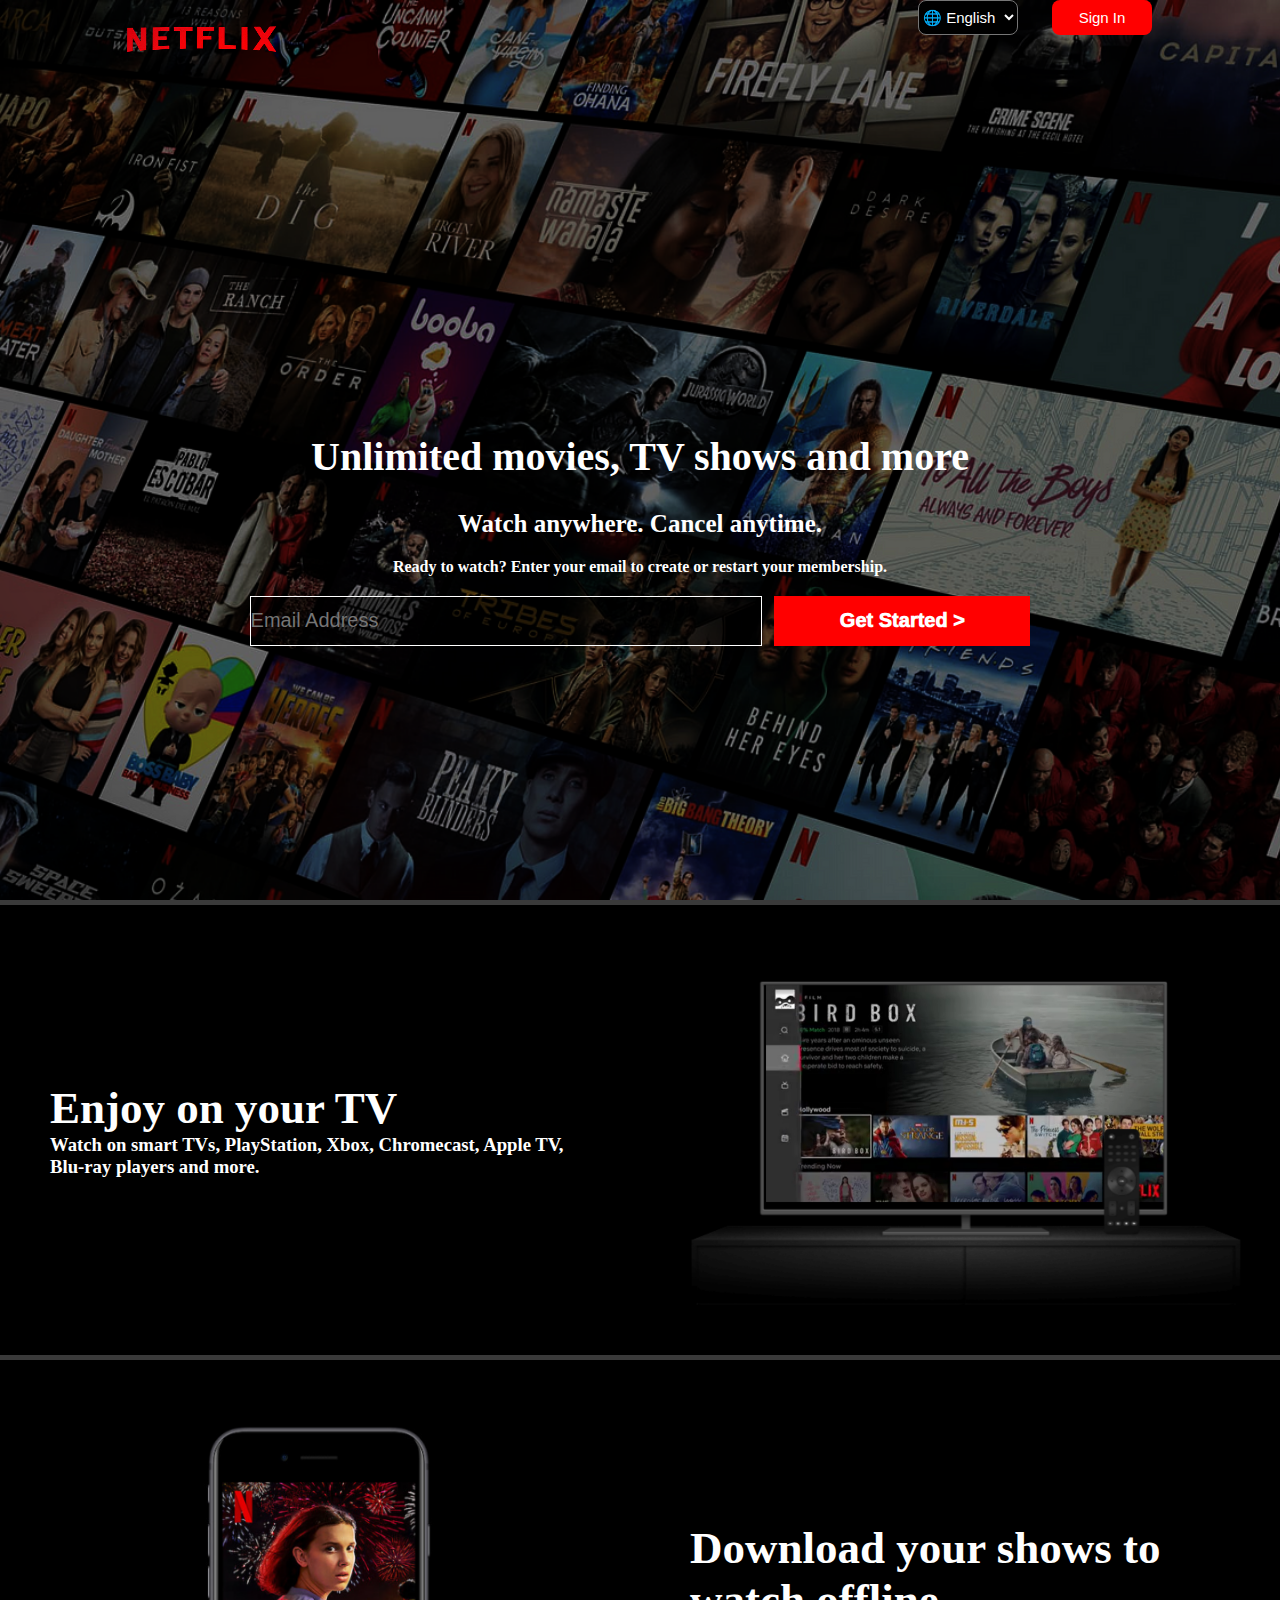
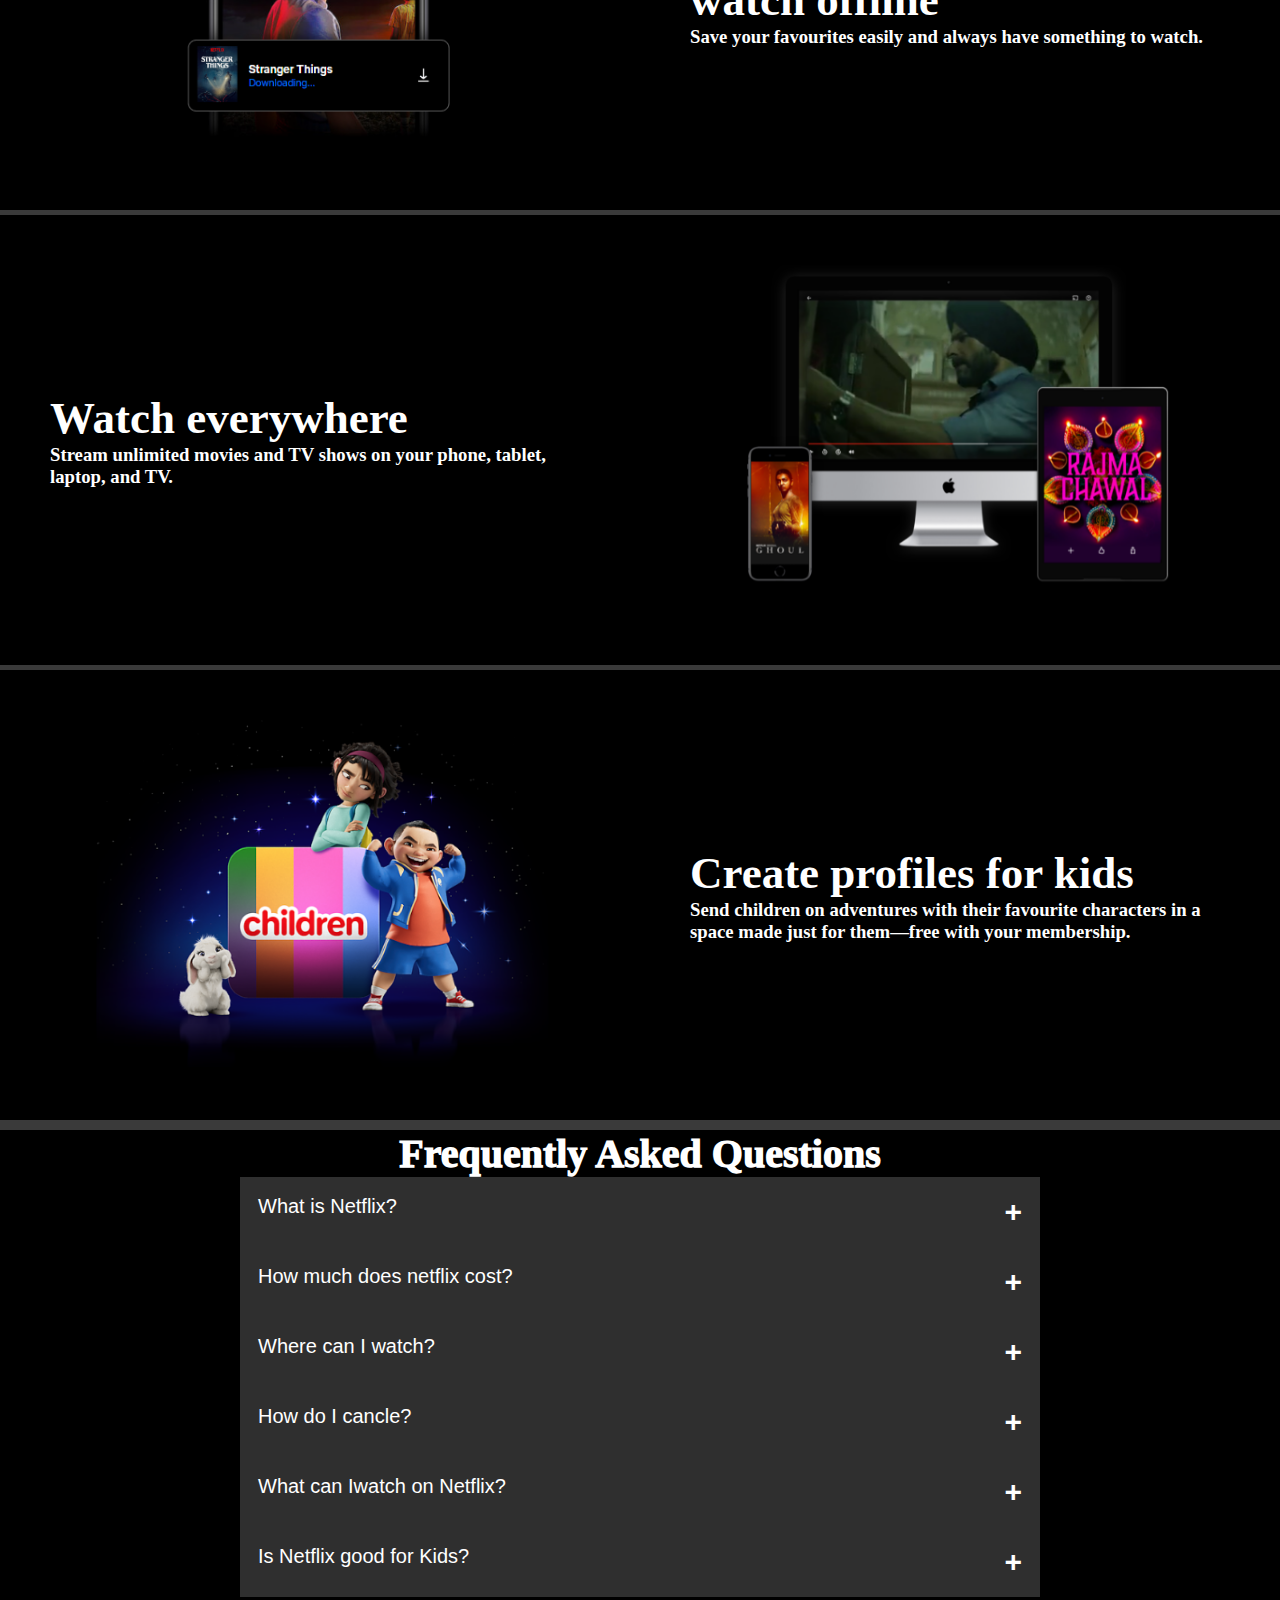
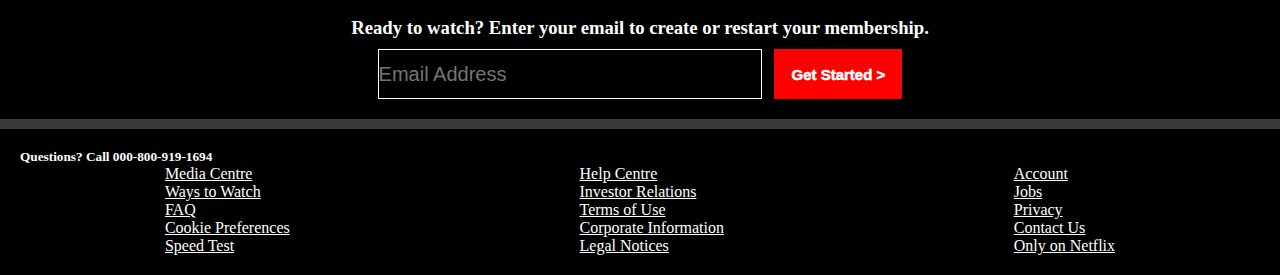
<file: Netflix/index.html>
<!DOCTYPE html>
<html lang="en">

<head>
    <meta charset="UTF-8">
    <meta name="viewport" content="width=device-width, initial-scale=1.0">
    <title>Netflix</title>
    <link rel="stylesheet" href="style.css">

    <link href="https://cdn.jsdelivr.net/npm/bootstrap@5.3.0/dist/css/bootstrap.min.css" rel="stylesheet" integrity="sha384-9ndCyUaIbzAi2FUVXJi0CjmCapSmO7SnpJef0486qhLnuZ2cdeRhO02iuK6FUUVM" crossorigin="anonymous">
    <script src="https://cdn.jsdelivr.net/npm/bootstrap@5.3.0/dist/js/bootstrap.bundle.min.js" integrity="sha384-geWF76RCwLtnZ8qwWowPQNguL3RmwHVBC9FhGdlKrxdiJJigb/j/68SIy3Te4Bkz" crossorigin="anonymous"></script>
    <script src="https://cdn.jsdelivr.net/npm/bootstrap@5.3.0/dist/js/bootstrap.min.js" integrity="sha384-fbbOQedDUMZZ5KreZpsbe1LCZPVmfTnH7ois6mU1QK+m14rQ1l2bGBq41eYeM/fS" crossorigin="anonymous"></script>
</head>

<body>
    <div class="front">
        <div class="navbar">
            <div class="left">
                <img src="./photos/neflixlogo-removebg-preview.png" alt="">
            </div>
            <div class="right">
                <select name="Language" id="language">
                    <option>🌐 English</option>
                    <option>English</option>
                </select>
                <button class="button">Sign In</button>
            </div>
        </div>
        <div class="front_title">
            <h1>Unlimited movies, TV shows and more</h1>
            <h3>Watch anywhere. Cancel anytime.</h3>
            <h4>Ready to watch? Enter your email to create or restart your membership.</h4>
            <div><input type="text" class="" placeholder="Email Address"><button>Get Started > </button></div>
        </div>
    </div>

    <!-- Seconde part -->
    <div class="second">
        <div class="text2">
            <h1>Enjoy on your TV</h1>
            <h3>Watch on smart TVs, PlayStation, Xbox, Chromecast, Apple TV, Blu-ray players and more.</h3>
        </div>
        <div>
            <img src="./photos/p1.png" alt="image">
        </div>
    </div>

    <!-- third part -->
    <div class="second">
        <div>
            <img src="./photos/p2.png" alt="image">
        </div>
        <div class="text2">
            <h1>Download your shows to watch offline</h1>
            <h3>Save your favourites easily and always have something to watch.</h3>
        </div>

    </div>

    <!-- fourth part -->
    <div class="second">
        <div class="text2">
            <h1>Watch everywhere</h1>
            <h3>Stream unlimited movies and TV shows on your phone, tablet, laptop, and TV.</h3>
        </div>
        <div>
            <img src="./photos/p3.png" alt="image">
        </div>
    </div>

    <!-- fifth part -->
    <div class="second">
        <div>
            <img src="./photos/p4.png" alt="image">
        </div>
        <div class="text2">
            <h1>Create profiles for kids</h1>
            <h3>Send children on adventures with their favourite characters in a space made just for them—free with your
                membership.</h3>
        </div>
    </div>

    <div class="FAQ">
        <h1>Frequently Asked Questions</h1>

        <div class="list">
            <!-- <h2 class="btn"><p>What is Netflix?</p><span>+</span></h2> -->
            <button class="accordion"><span>What is Netflix?</span> <span><h2>+</h2></span></button>
            <div class="panel">
                <p>Netflix is a streaming service that offers a wide variety of award-winning TV shows, movies, anime, documentaries and more – on thousands of internet-connected devices.

                    You can watch as much as you want, whenever you want, without a single ad – all for one low monthly price. There's always something new to discover, and new TV shows and movies are added every week!</p>
            </div><button class="accordion"><span>How much does netflix cost?</span> <span><h2>+</h2></span></button>
            <div class="panel">
                <p>Watch Netflix on your smartphone, tablet, Smart TV, laptop, or streaming device, all for one fixed monthly fee. Plans range from ₹ 149 to ₹ 649 a month. No extra costs, no contracts.</p>
            </div>
            <button class="accordion"><span>Where can I watch?</span> <span><h2>+</h2></span></button>
            <div class="panel">
                <p>Watch anywhere, anytime. Sign in with your Netflix account to watch instantly on the web at netflix.com from your personal computer or on any internet-connected device that offers the Netflix app, including smart TVs, smartphones, tablets, streaming media players and game consoles.

                    You can also download your favourite shows with the iOS, Android, or Windows 10 app. Use downloads to watch while you're on the go and without an internet connection. Take Netflix with you anywhere.</p>
            </div>
            <button class="accordion"><span>How do I cancle?</span> <span><h2>+</h2></span></button>
            <div class="panel">
                <p>Netflix is flexible. There are no annoying contracts and no commitments. You can easily cancel your account online in two clicks. There are no cancellation fees – start or stop your account anytime.</p>
            </div>
            <button class="accordion"><span>What can Iwatch on Netflix?</span> <span><h2>+</h2></span></button>
            <div class="panel">
                <p>Netflix has an extensive library of feature films, documentaries, TV shows, anime, award-winning Netflix originals, and more. Watch as much as you want, anytime you want.</p>
            </div>
            <button class="accordion"><span>Is Netflix good for Kids?</span> <span><h2>+</h2></span></button>
            <div class="panel">
                <p>The Netflix Kids experience is included in your membership to give parents control while kids enjoy family-friendly TV shows and films in their own space.

                    Kids profiles come with PIN-protected parental controls that let you restrict the maturity rating of content kids can watch and block specific titles you don’t want kids to see.</p>
            </div>
        </div>
        <h3 style="margin-top: 20px;">Ready to watch? Enter your email to create or restart your membership.</h3>
        <div class="membership"><input type="text" class="" placeholder="Email Address"><button>Get Started > </button></div>
        </div>
    </div >

    <div class="contact mx-auto">
        <h5>Questions? Call 000-800-919-1694</h5>
    <div class="last">
        <ul>
            <li><a href="#">Media Centre</a></li>
            <li><a href="#">Ways to Watch</a></li>
            <li><a href="#">FAQ</a></li>
            <li><a href="#">Cookie Preferences</a></li>
            <li><a href="#">Speed Test</a></li>
        </ul>
        <ul>
            <li><a href="#">Help Centre</a></li>
            <li><a href="#">Investor Relations</a></li>
            <li><a href="#">Terms of Use</a></li>
            <li><a href="#">Corporate Information</a></li>
            <li><a href="#">Legal Notices</a></li>
        </ul>
        <ul>
            <li><a href="#">Account</a></li>
            <li><a href="#">Jobs</a></li>
            <li><a href="#">Privacy</a></li>
            <li><a href="#">Contact Us</a></li>
            <li><a href="#">Only on Netflix</a></li>
        </ul>
    </div>
    </div>
</body>
<script src="script.js"></script>

</html>
</file>
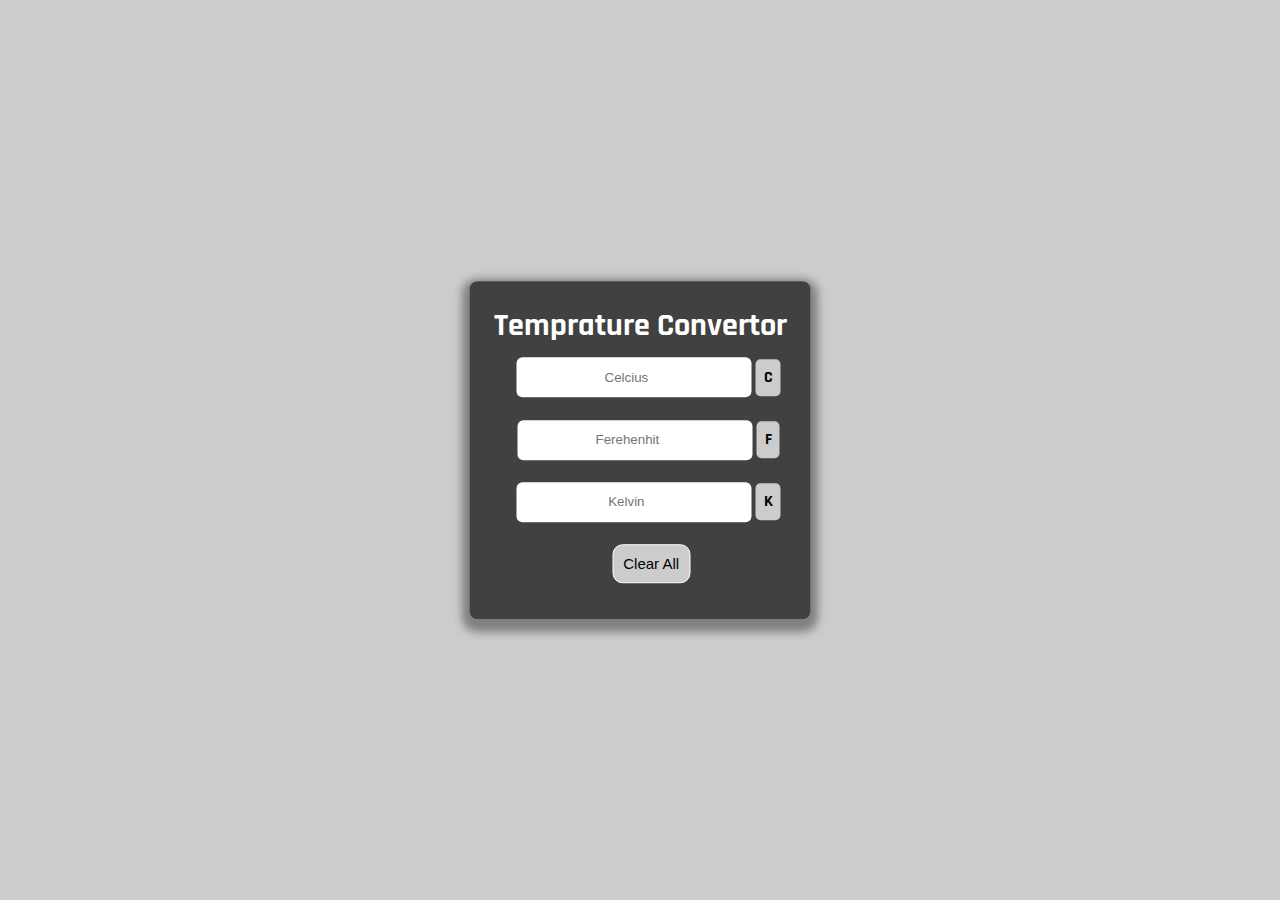
<file: Temperature Convertor/index.html>
<!DOCTYPE html>
<html lang="en">
<head>
    <meta charset="UTF-8">
    <meta name="viewport" content="width=device-width, initial-scale=1.0">
    <title>Temperatur Convertor</title>
    <link rel="stylesheet" href="style.css">
</head>
<body>
    <div class="container">
        <h1 id="heading">Temprature Convertor</h1>
        <div class="inputField">
            <div><input type="number" id="cel" placeholder="Celcius" onchange="celcius()" ><span class="degree">C</span><br></div>
            <div> <input type="number" id="frh" placeholder="Ferehenhit" onchange="Ferehenhit()" value=""><span class="degree">F</span><br></div>
            <div><input type="number" id="klv" placeholder="Kelvin" onchange="Kelvin()" value=""><span class="degree">K</span><br></div>
            <div><button onclick="clearall()" class="btn">Clear All</button></div>
        </div>
        <h1 id="display"></h1>
    </div>
</body>
<script src="script.js"></script>
</html>
</file>
<file: Netflix/style.css>
*{
    padding: 0;
    margin: 0;
    box-sizing: border-box;
}
body{
    background-color: rgb(58, 58, 58);
    color: white;
}

.front{
    height: 100vh;
    background-image: url(../Netflix/photos/frontpage_bg.png);
    background-repeat: no-repeat;
    background-size: cover;
    color: white;
}
.front_title{
    height: 100%;
    top: 50%;
    left: 50%;
    /* transform: translate(-50%,-50%); */
}

.navbar{
    display: flex;
    left: 0px;
    justify-content: space-between;    
}
.navbar .right{
    margin-right: 10%;
}
.navbar .right select{
    height: 35px;
    width: 100px;
    background-color: black;
    color: white;
    font-size: 15px;
    border-radius: 8px;
}
.navbar .left img{
    margin-left: 5rem;
    height: 80px;
    width: 230px;
}
.button{
    height: 35px;
    width: 100px;
    background-color: red;
    color: white;
    font-size: 15px;
    border: none;
    border-radius: 8px;
    cursor: pointer;
}
.button:hover{
    background-color: rgb(201, 0, 0);
    box-shadow: 0px 0px 5px white;
}
.navbar .right select{
    margin-right: 30px;
}
.front_title{
    display: flex;
    margin: auto;
    align-items: center;
    justify-content: center;
    flex-direction: column;
}
.front_title h1{
    font-size: 40px;
    margin: 10px;
    font-weight: 1500;
}
.front_title h3{
    font-size: 25px;
    margin-top: 20px;
}
.front_title h4{
    margin: 20px;
}
.front_title div{
    width: 100%;
    align-items: center;
    justify-content: center;
    display: flex;
}
.front_title input{
    border: none;
    background: transparent;
    background-color: rgba(0, 0, 0, 0.5);
    height: 50px;
    font-size: 20px;
    width: 40%;
    display: flex;
    border: 0.2px solid white;
    color: white;
}
.front_title button{
    width: 20%;
    height: 50px;
    font-size: 20px;
    border: none;
    background-color: red;
    cursor: pointer;
    margin-left: 1%;
    color: white;
    font-weight: 1000;
}
.front_title button:hover{
    background-color: rgb(201, 0, 0);
}

.second{
    width: 100%;
    display: grid;
    grid-template-columns: 1fr 1fr;
    height: 450px;
    margin: auto;
    align-items: center;
    justify-content: space-around;
    background-color: black;
    color: white;
    margin-top: 5px;
}
.second div{
    display: grid;
    justify-content: center;
    align-items: center;
}
.second .text2{
    padding: 50px;
}
.second .text2 h1{
    font-weight: 800;
    font-size: 45px;
}
.second img{
    height: 350px;
}



.FAQ{
    text-align: center;
    margin-top: 5px;
    padding-bottom: 20px;
    background-color: black;
    color: white;
}
.FAQ h1{
    font-weight: 1000;
    margin-top: 10px;
    font-size: 40px;
}
.list{
    text-align: left;
    width: 800px;
    display: flex;
    flex-direction: column;
    margin: auto;
    background-color: rgb(55, 55, 55);
}
.accordion {
    /* background-color: #eee; */
    background-color: rgb(47, 47, 47);
    color: white;
    cursor: pointer;
    padding: 18px;
    width: 100%;
    border: none;
    text-align: left;
    outline: none;
    font-size: 20px;
    transition: 0.4s;
    display:flex;
    justify-content: space-between;
  }
  
  .active, .accordion:hover {
    background-color: #444; 
  }
  
  .panel {
    font-size: 20px;
    padding: 0 18px;
    display: none;
    background-color: white;
    overflow: hidden;
    color: black;
    background-color: rgb(47, 47, 47);
  }
.panel p{
    padding: 10px;
    color: white;
}

.membership{
    text-align: center;
    background-color: black;
    margin-top: 10px;
    display: flex;
    width: 100%;
    align-items: center;
    justify-content: center;    
}

.membership input{
     border: none;
    background: transparent;
    background-color: rgba(0, 0, 0, 0.5);
    height: 50px;
    font-size: 20px;
    width: 30%;
    display: flex;
    border: 0.2px solid white;
    color: white;
}
.membership button{
    width: 10%;
    height: 50px;
    font-size: 15px;
    border: none;
    background-color: red;
    cursor: pointer;
    margin-left: 1%;
    color: white;
    font-weight: 1000;
}
.membership button:hover{
    background-color: rgb(201, 0, 0);
} 

.contact{
    margin-top: 10px;
    padding: 20px;
    /* width: 70%; */
    background-color: black;
    color: white;
}
.last{
    display: flex;
    flex-direction: row;
    justify-content: space-around;
}
.last ul li{
    list-style-type: none;
}
.last ul li a{
    color: white;
}
</file>
<file: Temperature Convertor/style.css>
@import url('https://fonts.googleapis.com/css2?family=Dosis&family=Playfair+Display:wght@600&family=Rajdhani&family=Titillium+Web&family=Ubuntu:wght@500&display=swap');
*{
    margin: 0;
    padding: 0;
    box-sizing: border-box;
}
body{
    background-color: #ccc;
    height: 100%;
    width: 100%;
    /* font-family: 'Dosis', sans-serif; */
    font-family: 'Rajdhani', sans-serif;
}
.container{
    display: flex;
    flex-direction: column;
    position: absolute;
    top: 50%;
    left: 50%;
    transform: translate(-50%,-50%);
    align-items: center;
    background-color:rgba(30, 30, 30, 0.8);
    color: white;
    padding: 1.5rem;
    border-radius: 0.5rem;
    box-shadow: 0px 5px 8px 7px gray;
    text-align: center;
}
.inputField{
    display: flex;
    flex-direction: column;
    width: 100%;
}
.inputField div{
    margin: 0.7rem;
    width: 100%;
}
.inputField input{
    height: 40px;
    border-radius: 6px;
    text-align: center;
    width: 80%;
    border: none;
    outline: none;
}
.degree{
    margin: 0.3rem;
    background-color: #ccc;
    color: black;
    padding: 0.5rem;
    border-radius: 5px;
    font-weight: 900;
}

.btn{
    border: 1px solid white;
    background-color: #ccc;
    padding: 10px;
    font-size: 15px;
    border-radius:10px;
    color: black;
    transition: 1s;
}
.btn:hover{
    border:1px solid gray;
    background-color: white;
    color: black;
}
</file>
